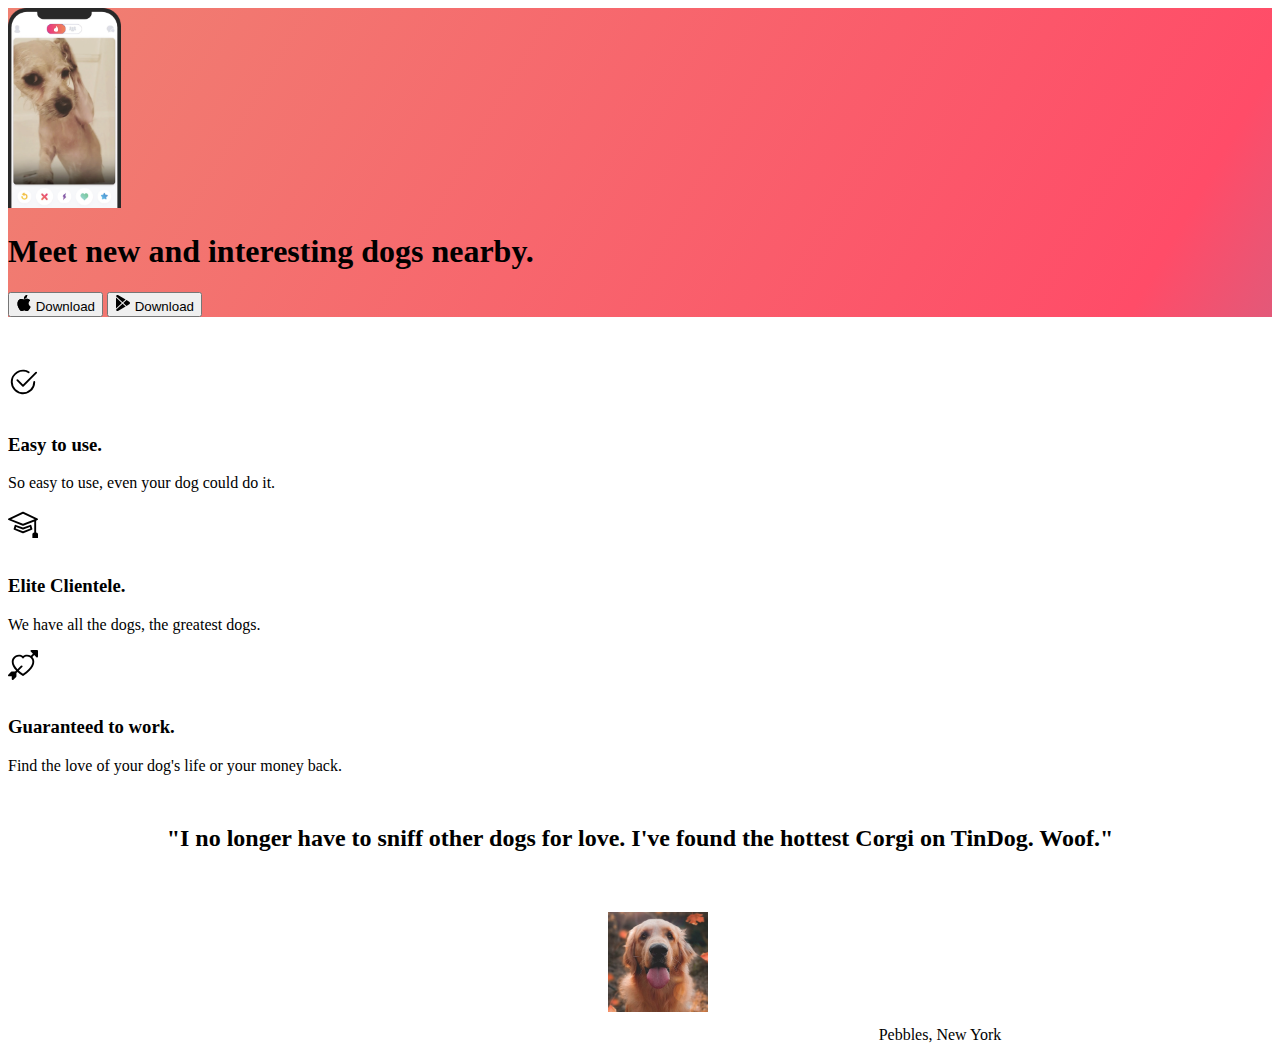
<file: 11.3 TinDog Project/index.html>
<!DOCTYPE html>
<html lang="en">

<head>
  <meta charset="UTF-8">
  <meta name="viewport" content="width=device-width, initial-scale=1.0">
  <link rel="stylesheet" href="./css/style.css">
  <title>TinDog</title>
  <link href="https://cdn.jsdelivr.net/npm/bootstrap@5.3.2/dist/css/bootstrap.min.css" rel="stylesheet" integrity="sha384-T3c6CoIi6uLrA9TneNEoa7RxnatzjcDSCmG1MXxSR1GAsXEV/Dwwykc2MPK8M2HN" crossorigin="anonymous">  

</head>

<body>

  <!-- Title -->
  <section id="title" class="gradient-background">

    
    <div class="container col-xxl-8 px-4 pt-5">
      <div class="row flex-lg-row-reverse align-items-center g-5 pt-5">
        <div class="col-10 col-sm-8 col-lg-6">
          <img src="./images/iphone.png" class="d-block mx-lg-auto img-fluid" alt="Bootstrap Themes" height="200"
            loading="lazy">
        </div>
        <div class="col-lg-6">
          <h1 class="display-5 fw-bold text-body-emphasis lh-1 mb-3">Meet new and interesting dogs nearby.</h1>

          <div class="d-grid gap-2 d-md-flex justify-content-md-start">
            <button type="button" class="btn btn-light btn-lg px-4 me-md-2"><svg xmlns="http://www.w3.org/2000/svg"
                width="16" height="16" fill="currentColor" class="bi bi-apple mb-1" viewBox="0 0 16 16">
                <path
                  d="M11.182.008C11.148-.03 9.923.023 8.857 1.18c-1.066 1.156-.902 2.482-.878 2.516.024.034 1.52.087 2.475-1.258.955-1.345.762-2.391.728-2.43Zm3.314 11.733c-.048-.096-2.325-1.234-2.113-3.422.212-2.189 1.675-2.789 1.698-2.854.023-.065-.597-.79-1.254-1.157a3.692 3.692 0 0 0-1.563-.434c-.108-.003-.483-.095-1.254.116-.508.139-1.653.589-1.968.607-.316.018-1.256-.522-2.267-.665-.647-.125-1.333.131-1.824.328-.49.196-1.422.754-2.074 2.237-.652 1.482-.311 3.83-.067 4.56.244.729.625 1.924 1.273 2.796.576.984 1.34 1.667 1.659 1.899.319.232 1.219.386 1.843.067.502-.308 1.408-.485 1.766-.472.357.013 1.061.154 1.782.539.571.197 1.111.115 1.652-.105.541-.221 1.324-1.059 2.238-2.758.347-.79.505-1.217.473-1.282Z" />
                <path
                  d="M11.182.008C11.148-.03 9.923.023 8.857 1.18c-1.066 1.156-.902 2.482-.878 2.516.024.034 1.52.087 2.475-1.258.955-1.345.762-2.391.728-2.43Zm3.314 11.733c-.048-.096-2.325-1.234-2.113-3.422.212-2.189 1.675-2.789 1.698-2.854.023-.065-.597-.79-1.254-1.157a3.692 3.692 0 0 0-1.563-.434c-.108-.003-.483-.095-1.254.116-.508.139-1.653.589-1.968.607-.316.018-1.256-.522-2.267-.665-.647-.125-1.333.131-1.824.328-.49.196-1.422.754-2.074 2.237-.652 1.482-.311 3.83-.067 4.56.244.729.625 1.924 1.273 2.796.576.984 1.34 1.667 1.659 1.899.319.232 1.219.386 1.843.067.502-.308 1.408-.485 1.766-.472.357.013 1.061.154 1.782.539.571.197 1.111.115 1.652-.105.541-.221 1.324-1.059 2.238-2.758.347-.79.505-1.217.473-1.282Z" />
              </svg> Download</button>
            <button type="button" class="btn btn-outline-light btn-lg px-4"><svg xmlns="http://www.w3.org/2000/svg"
                width="16" height="16" fill="currentColor" class="bi bi-google-play mb-1" viewBox="0 0 16 16">
                <path
                  d="M14.222 9.374c1.037-.61 1.037-2.137 0-2.748L11.528 5.04 8.32 8l3.207 2.96 2.694-1.586Zm-3.595 2.116L7.583 8.68 1.03 14.73c.201 1.029 1.36 1.61 2.303 1.055l7.294-4.295ZM1 13.396V2.603L6.846 8 1 13.396ZM1.03 1.27l6.553 6.05 3.044-2.81L3.333.215C2.39-.341 1.231.24 1.03 1.27Z" />
              </svg> Download</button>
          </div>
        </div>
      </div>
    </div>
    

  </section>
  
  <section id="features">
    <div class="container awl" >
    <div class="row g-4 py-5 row-cols-1 row-cols-lg-3">
      <div class="col d-flex align-items-start">
        <div class="icon-square text-body-emphasis bg-body-secondary d-inline-flex align-items-center justify-content-center fs-4 flex-shrink-0 me-3">
          <svg xmlns="http://www.w3.org/2000/svg" height="30" fill="currentColor" class="bi bi-check2-circle"
              viewBox="0 0 16 16">
<path
                d="M2.5 8a5.5 5.5 0 0 1 8.25-4.764.5.5 0 0 0 .5-.866A6.5 6.5 0 1 0 14.5 8a.5.5 0 0 0-1 0 5.5 5.5 0 1 1-11 0z" />
<path
                d="M15.354 3.354a.5.5 0 0 0-.708-.708L8 9.293 5.354 6.646a.5.5 0 1 0-.708.708l3 3a.5.5 0 0 0 .708 0l7-7z" />
</svg>
        </div>
        <div>
          <h3 class="fs-2 text-body-emphasis">Easy to use.</h3>
          <p>So easy to use, even your dog could do it.</p>
          
        </div>
      </div>
      <div class="col d-flex align-items-start">
        <div class="icon-square text-body-emphasis bg-body-secondary d-inline-flex align-items-center justify-content-center fs-4 flex-shrink-0 me-3">
          <svg xmlns="http://www.w3.org/2000/svg" height="30" fill="currentColor" class="bi bi-mortarboard" viewBox="0 0 16 16">
            <path d="M8.211 2.047a.5.5 0 0 0-.422 0l-7.5 3.5a.5.5 0 0 0 .025.917l7.5 3a.5.5 0 0 0 .372 0L14 7.14V13a1 1 0 0 0-1 1v2h3v-2a1 1 0 0 0-1-1V6.739l.686-.275a.5.5 0 0 0 .025-.917l-7.5-3.5ZM8 8.46 1.758 5.965 8 3.052l6.242 2.913L8 8.46Z"/>
            <path d="M4.176 9.032a.5.5 0 0 0-.656.327l-.5 1.7a.5.5 0 0 0 .294.605l4.5 1.8a.5.5 0 0 0 .372 0l4.5-1.8a.5.5 0 0 0 .294-.605l-.5-1.7a.5.5 0 0 0-.656-.327L8 10.466 4.176 9.032Zm-.068 1.873.22-.748 3.496 1.311a.5.5 0 0 0 .352 0l3.496-1.311.22.748L8 12.46l-3.892-1.556Z"/>
            </svg>
        </div>
        <div>
          <h3 class="fs-2 text-body-emphasis">
            Elite Clientele.</h3>
          <p>We have all the dogs, the greatest dogs.</p>
         
        </div>
      </div>
      <div class="col d-flex align-items-start">
        <div class="icon-square text-body-emphasis bg-body-secondary d-inline-flex align-items-center justify-content-center fs-4 flex-shrink-0 me-3">
          <svg xmlns="http://www.w3.org/2000/svg" height="30" fill="currentColor" class="bi bi-arrow-through-heart"
              viewBox="0 0 16 16">
<path fill-rule="evenodd"
                d="M2.854 15.854A.5.5 0 0 1 2 15.5V14H.5a.5.5 0 0 1-.354-.854l1.5-1.5A.5.5 0 0 1 2 11.5h1.793l.53-.53c-.771-.802-1.328-1.58-1.704-2.32-.798-1.575-.775-2.996-.213-4.092C3.426 2.565 6.18 1.809 8 3.233c1.25-.98 2.944-.928 4.212-.152L13.292 2 12.147.854A.5.5 0 0 1 12.5 0h3a.5.5 0 0 1 .5.5v3a.5.5 0 0 1-.854.354L14 2.707l-1.006 1.006c.236.248.44.531.6.845.562 1.096.585 2.517-.213 4.092-.793 1.563-2.395 3.288-5.105 5.08L8 13.912l-.276-.182a21.86 21.86 0 0 1-2.685-2.062l-.539.54V14a.5.5 0 0 1-.146.354l-1.5 1.5Zm2.893-4.894A20.419 20.419 0 0 0 8 12.71c2.456-1.666 3.827-3.207 4.489-4.512.679-1.34.607-2.42.215-3.185-.817-1.595-3.087-2.054-4.346-.761L8 4.62l-.358-.368c-1.259-1.293-3.53-.834-4.346.761-.392.766-.464 1.845.215 3.185.323.636.815 1.33 1.519 2.065l1.866-1.867a.5.5 0 1 1 .708.708L5.747 10.96Z" />
</svg>
        </div>
        <div>
          <h3 class="fs-2 text-body-emphasis">Guaranteed to work.</h3>
          <p>Find the love of your dog's life or your money back.</p>
          
        </div>
      </div>
    </div>
  </div>

  </section>
  <!-- Testimonial -->
  <section id="testimonial">

    <div class="container awl">
      <div>
        <h2 class="c">"I no longer have to sniff other dogs for love. I've found the hottest Corgi on TinDog. Woof."
          </h2>
      </div>
      <div class="col-lg-4">
        <img class="bd-placeholder-img rounded-circle sora" src="./images/dog-img.jpg" width="100" height="100"  role="img" aria-label="Placeholder" preserveAspectRatio="xMidYMid slice" focusable="false"><title>Placeholder</title><rect width="100%" height="100%" fill="var(--bs-secondary-color)"></rect>
        <p class="a">Pebbles, New York</p>
      </div>



    </div>

  </section>
  <!-- Pricing -->
  <section id="pricing">

  </section>
  <!-- Footer -->
  <section id="footer">

  </section>
  

</body>

</html>
</file>
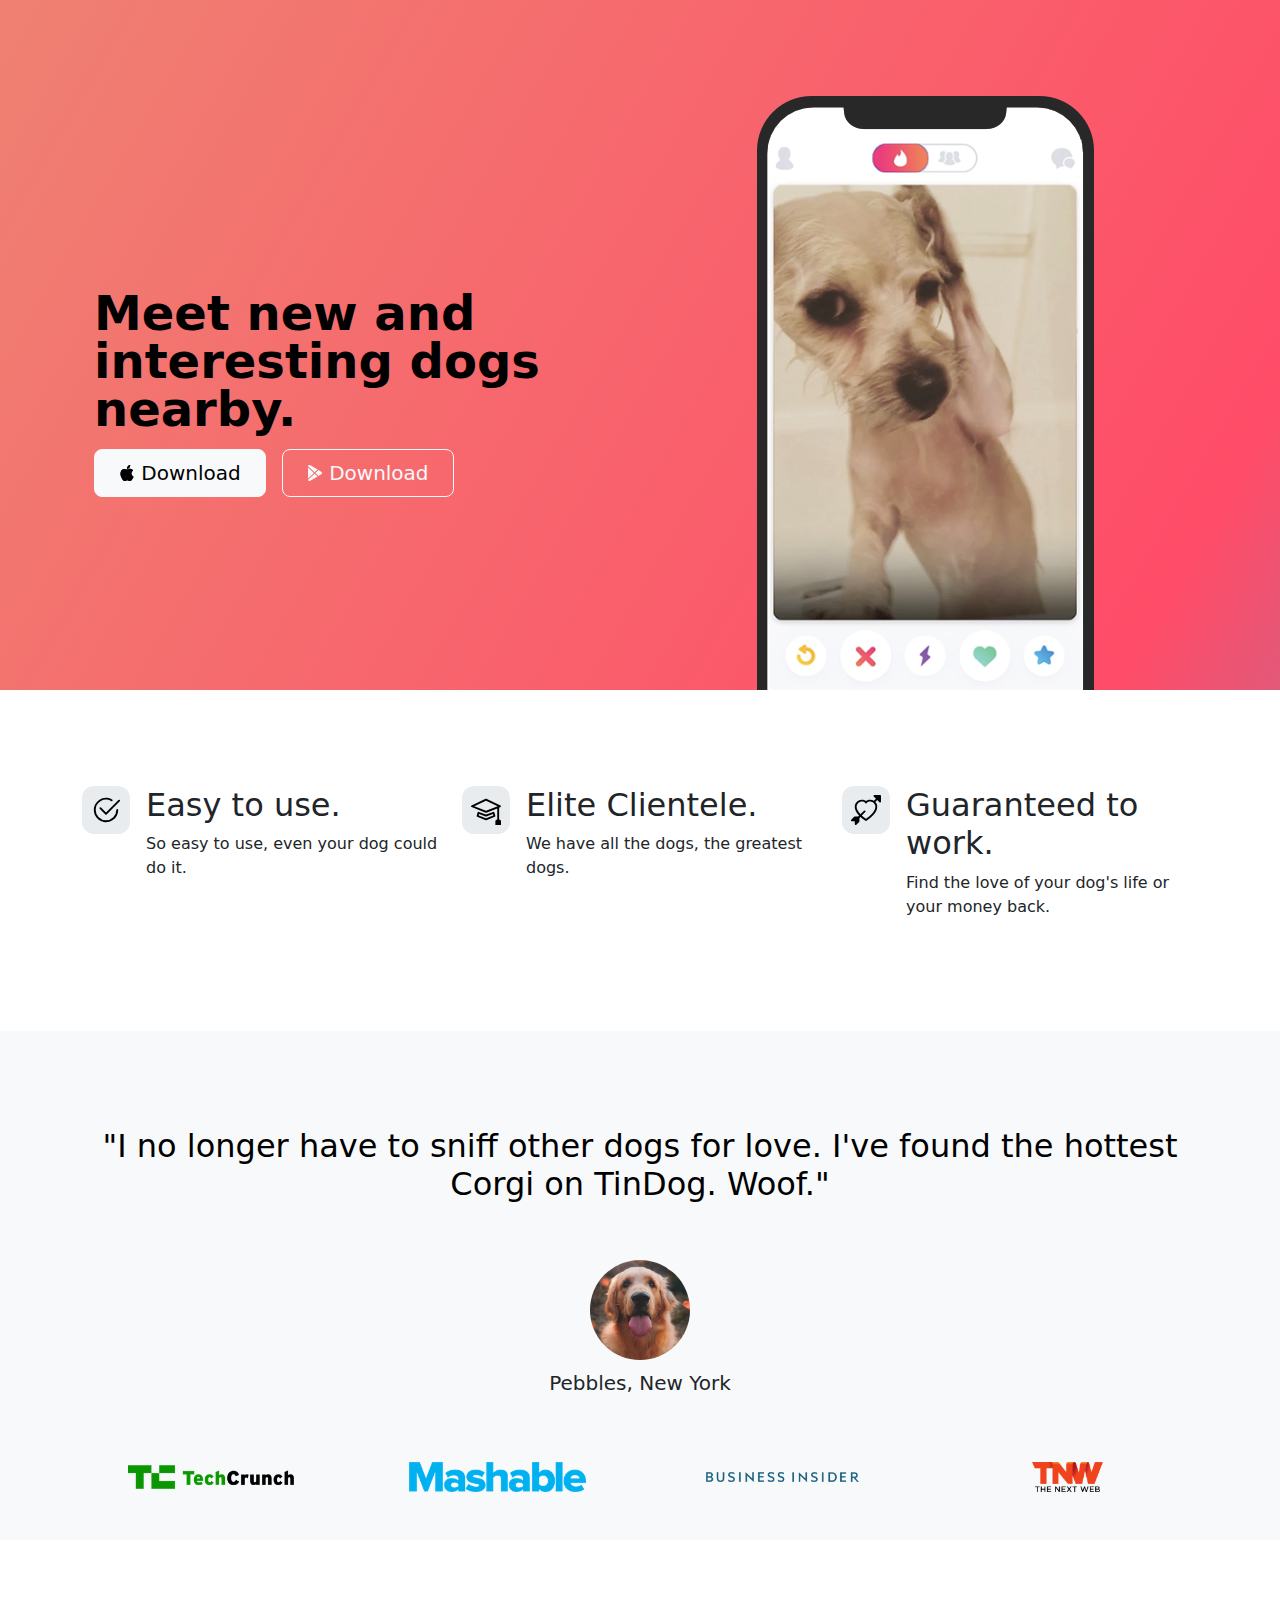
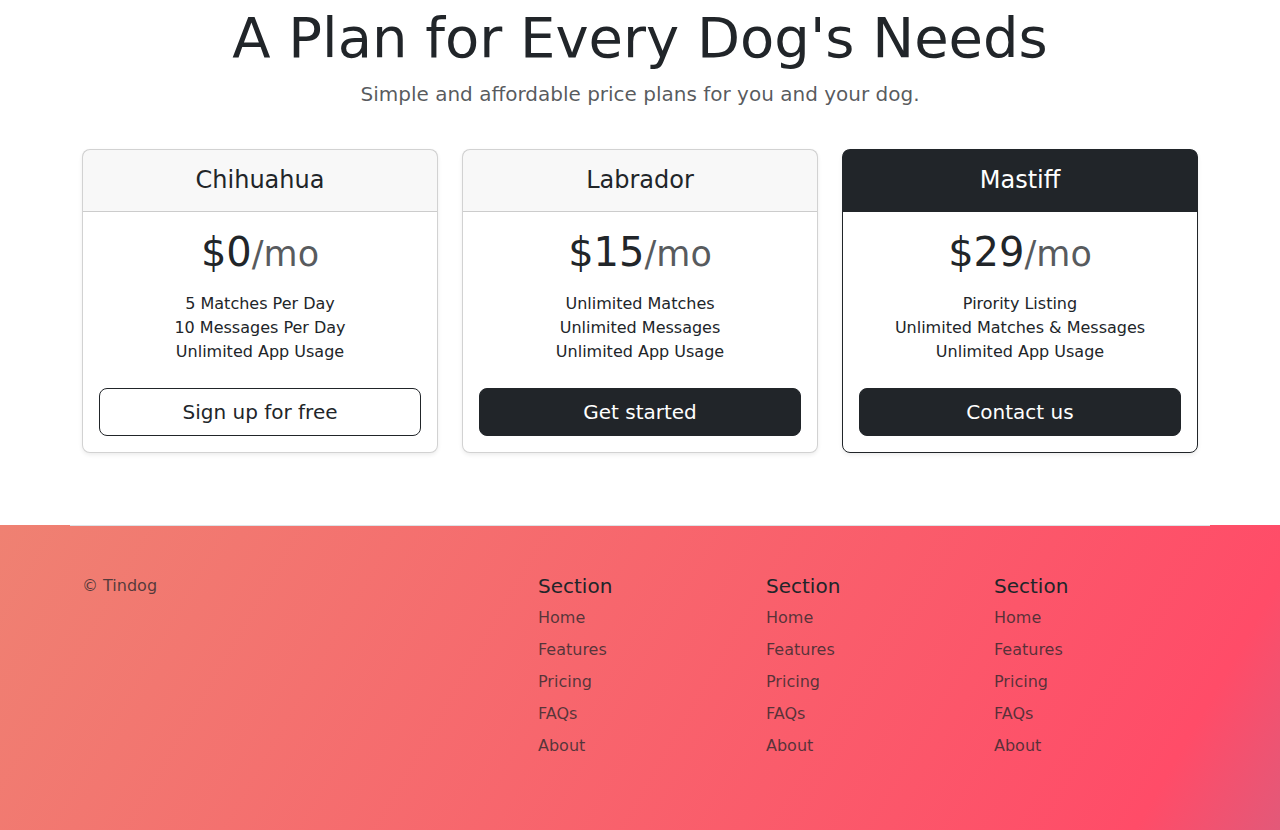
<file: 11.3 TinDog Project/solution.html>
<!DOCTYPE html>
<html lang="en">

<head>
  <meta charset="UTF-8">
  <meta name="viewport" content="width=device-width, initial-scale=1.0">
  <title>TinDog</title>
  <link rel="stylesheet" href="../css/bootstrap.css">
  <link rel="stylesheet" href="./css/solution.css">
</head>

<body>


  <!-- Title -->
  <section id="title" class="gradient-background">

    <div class="container col-xxl-8 px-4 pt-5">
      <div class="row flex-lg-row-reverse align-items-center g-5 pt-5">
        <div class="col-10 col-sm-8 col-lg-6">
          <img src="./images/iphone.png" class="d-block mx-lg-auto img-fluid" alt="Bootstrap Themes" height="200"
            loading="lazy">
        </div>
        <div class="col-lg-6">
          <h1 class="display-5 fw-bold text-body-emphasis lh-1 mb-3">Meet new and interesting dogs nearby.</h1>

          <div class="d-grid gap-2 d-md-flex justify-content-md-start">
            <button type="button" class="btn btn-light btn-lg px-4 me-md-2"><svg xmlns="http://www.w3.org/2000/svg"
                width="16" height="16" fill="currentColor" class="bi bi-apple mb-1" viewBox="0 0 16 16">
                <path
                  d="M11.182.008C11.148-.03 9.923.023 8.857 1.18c-1.066 1.156-.902 2.482-.878 2.516.024.034 1.52.087 2.475-1.258.955-1.345.762-2.391.728-2.43Zm3.314 11.733c-.048-.096-2.325-1.234-2.113-3.422.212-2.189 1.675-2.789 1.698-2.854.023-.065-.597-.79-1.254-1.157a3.692 3.692 0 0 0-1.563-.434c-.108-.003-.483-.095-1.254.116-.508.139-1.653.589-1.968.607-.316.018-1.256-.522-2.267-.665-.647-.125-1.333.131-1.824.328-.49.196-1.422.754-2.074 2.237-.652 1.482-.311 3.83-.067 4.56.244.729.625 1.924 1.273 2.796.576.984 1.34 1.667 1.659 1.899.319.232 1.219.386 1.843.067.502-.308 1.408-.485 1.766-.472.357.013 1.061.154 1.782.539.571.197 1.111.115 1.652-.105.541-.221 1.324-1.059 2.238-2.758.347-.79.505-1.217.473-1.282Z" />
                <path
                  d="M11.182.008C11.148-.03 9.923.023 8.857 1.18c-1.066 1.156-.902 2.482-.878 2.516.024.034 1.52.087 2.475-1.258.955-1.345.762-2.391.728-2.43Zm3.314 11.733c-.048-.096-2.325-1.234-2.113-3.422.212-2.189 1.675-2.789 1.698-2.854.023-.065-.597-.79-1.254-1.157a3.692 3.692 0 0 0-1.563-.434c-.108-.003-.483-.095-1.254.116-.508.139-1.653.589-1.968.607-.316.018-1.256-.522-2.267-.665-.647-.125-1.333.131-1.824.328-.49.196-1.422.754-2.074 2.237-.652 1.482-.311 3.83-.067 4.56.244.729.625 1.924 1.273 2.796.576.984 1.34 1.667 1.659 1.899.319.232 1.219.386 1.843.067.502-.308 1.408-.485 1.766-.472.357.013 1.061.154 1.782.539.571.197 1.111.115 1.652-.105.541-.221 1.324-1.059 2.238-2.758.347-.79.505-1.217.473-1.282Z" />
              </svg> Download</button>
            <button type="button" class="btn btn-outline-light btn-lg px-4"><svg xmlns="http://www.w3.org/2000/svg"
                width="16" height="16" fill="currentColor" class="bi bi-google-play mb-1" viewBox="0 0 16 16">
                <path
                  d="M14.222 9.374c1.037-.61 1.037-2.137 0-2.748L11.528 5.04 8.32 8l3.207 2.96 2.694-1.586Zm-3.595 2.116L7.583 8.68 1.03 14.73c.201 1.029 1.36 1.61 2.303 1.055l7.294-4.295ZM1 13.396V2.603L6.846 8 1 13.396ZM1.03 1.27l6.553 6.05 3.044-2.81L3.333.215C2.39-.341 1.231.24 1.03 1.27Z" />
              </svg> Download</button>
          </div>
        </div>
      </div>
    </div>
  </section>
  <!-- Features -->
  <section id="features">
    <div class="container mt-5">
      <div class="row g-4 py-5 row-cols-1 row-cols-lg-3">
        <div class="col d-flex align-items-start">
          <div
            class="icon-square text-body-emphasis bg-body-secondary d-inline-flex align-items-center justify-content-center fs-4 flex-shrink-0 me-3">
            <svg xmlns="http://www.w3.org/2000/svg" height="30" fill="currentColor" class="bi bi-check2-circle"
              viewBox="0 0 16 16">
              <path
                d="M2.5 8a5.5 5.5 0 0 1 8.25-4.764.5.5 0 0 0 .5-.866A6.5 6.5 0 1 0 14.5 8a.5.5 0 0 0-1 0 5.5 5.5 0 1 1-11 0z" />
              <path
                d="M15.354 3.354a.5.5 0 0 0-.708-.708L8 9.293 5.354 6.646a.5.5 0 1 0-.708.708l3 3a.5.5 0 0 0 .708 0l7-7z" />
            </svg>
          </div>
          <div>
            <h3 class="fs-2">Easy to use.</h3>
            <p>So easy to use, even your dog could do it.</p>

          </div>
        </div>
        <div class="col d-flex align-items-start">
          <div
            class="icon-square text-body-emphasis bg-body-secondary d-inline-flex align-items-center justify-content-center fs-4 flex-shrink-0 me-3">
            <svg xmlns="http://www.w3.org/2000/svg" height="30" fill="currentColor" class="bi bi-mortarboard"
              viewBox="0 0 16 16">
              <path
                d="M8.211 2.047a.5.5 0 0 0-.422 0l-7.5 3.5a.5.5 0 0 0 .025.917l7.5 3a.5.5 0 0 0 .372 0L14 7.14V13a1 1 0 0 0-1 1v2h3v-2a1 1 0 0 0-1-1V6.739l.686-.275a.5.5 0 0 0 .025-.917l-7.5-3.5ZM8 8.46 1.758 5.965 8 3.052l6.242 2.913L8 8.46Z" />
              <path
                d="M4.176 9.032a.5.5 0 0 0-.656.327l-.5 1.7a.5.5 0 0 0 .294.605l4.5 1.8a.5.5 0 0 0 .372 0l4.5-1.8a.5.5 0 0 0 .294-.605l-.5-1.7a.5.5 0 0 0-.656-.327L8 10.466 4.176 9.032Zm-.068 1.873.22-.748 3.496 1.311a.5.5 0 0 0 .352 0l3.496-1.311.22.748L8 12.46l-3.892-1.556Z" />
            </svg>
          </div>
          <div>
            <h3 class="fs-2">Elite Clientele.</h3>
            <p>We have all the dogs, the greatest dogs.</p>

          </div>
        </div>
        <div class="col d-flex align-items-start">
          <div
            class="icon-square text-body-emphasis bg-body-secondary d-inline-flex align-items-center justify-content-center fs-4 flex-shrink-0 me-3">
            <svg xmlns="http://www.w3.org/2000/svg" height="30" fill="currentColor" class="bi bi-arrow-through-heart"
              viewBox="0 0 16 16">
              <path fill-rule="evenodd"
                d="M2.854 15.854A.5.5 0 0 1 2 15.5V14H.5a.5.5 0 0 1-.354-.854l1.5-1.5A.5.5 0 0 1 2 11.5h1.793l.53-.53c-.771-.802-1.328-1.58-1.704-2.32-.798-1.575-.775-2.996-.213-4.092C3.426 2.565 6.18 1.809 8 3.233c1.25-.98 2.944-.928 4.212-.152L13.292 2 12.147.854A.5.5 0 0 1 12.5 0h3a.5.5 0 0 1 .5.5v3a.5.5 0 0 1-.854.354L14 2.707l-1.006 1.006c.236.248.44.531.6.845.562 1.096.585 2.517-.213 4.092-.793 1.563-2.395 3.288-5.105 5.08L8 13.912l-.276-.182a21.86 21.86 0 0 1-2.685-2.062l-.539.54V14a.5.5 0 0 1-.146.354l-1.5 1.5Zm2.893-4.894A20.419 20.419 0 0 0 8 12.71c2.456-1.666 3.827-3.207 4.489-4.512.679-1.34.607-2.42.215-3.185-.817-1.595-3.087-2.054-4.346-.761L8 4.62l-.358-.368c-1.259-1.293-3.53-.834-4.346.761-.392.766-.464 1.845.215 3.185.323.636.815 1.33 1.519 2.065l1.866-1.867a.5.5 0 1 1 .708.708L5.747 10.96Z" />
            </svg>
          </div>
          <div>
            <h3 class="fs-2">Guaranteed to work.</h3>
            <p>Find the love of your dog's life or your money back.</p>

          </div>
        </div>
      </div>
    </div>
  </section>
  <!-- Testimonial -->
  <section id="testimonial">
    <div class="my-5">
      <div class="p-5 text-center bg-body-tertiary">
        <div class="container py-5">
          <h2 class="text-body-emphasis">"I no longer have to sniff other dogs for love. I've found the hottest Corgi on
            TinDog. Woof."</h2>
          <img class="profile-img mt-5" src="./images/dog-img.jpg" alt="dog image">
          <p class="col-lg-8 mx-auto lead mt-2">
            Pebbles, New York
          </p>
        </div>

        <div class="container">
          <div class="row">
            <div class="col-lg-3 col-sm-12">
              <img src="./images/techcrunch.png" alt="techcrunch" height="30">
            </div>
            <div class="col-lg-3 col-sm-12">
              <img src="./images/mashable.png" alt="mashable" height="30">
            </div>
            <div class="col-lg-3 col-sm-12">
              <img src="./images/bizinsider.png" alt="bizinsider" height="30">
            </div>
            <div class="col-lg-3 col-sm-12">
              <img src="./images/tnw.png" alt="tnw" height="30">
            </div>
          </div>
        </div>
      </div>
    </div>
  </section>
  <!-- Pricing -->
  <section id="pricing">
    <div class="container">
      <div class="pricing-header p-3 pb-md-4 mx-auto text-center">
        <h2 class="display-4 fw-normal">A Plan for Every Dog's Needs</h2>
        <p class="fs-5 text-body-secondary">Simple and affordable price plans for you and your dog.
      </div>
      <div class="row row-cols-1 row-cols-md-3 mb-3 text-center">
        <div class="col">
          <div class="card mb-4 rounded-3 shadow-sm">
            <div class="card-header py-3">
              <h4 class="my-0 fw-normal">Chihuahua</h4>
            </div>
            <div class="card-body">
              <h1 class="card-title pricing-card-title">$0<small class="text-body-secondary fw-light">/mo</small></h1>
              <ul class="list-unstyled mt-3 mb-4">
                <li>5 Matches Per Day</li>
                <li>10 Messages Per Day</li>
                <li>Unlimited App Usage</li>
              </ul>
              <button type="button" class="w-100 btn btn-lg btn-outline-dark">Sign up for free</button>
            </div>
          </div>
        </div>
        <div class="col">
          <div class="card mb-4 rounded-3 shadow-sm">
            <div class="card-header py-3">
              <h4 class="my-0 fw-normal">Labrador</h4>
            </div>
            <div class="card-body">
              <h1 class="card-title pricing-card-title">$15<small class="text-body-secondary fw-light">/mo</small></h1>
              <ul class="list-unstyled mt-3 mb-4">
                <li>Unlimited Matches</li>
                <li>Unlimited Messages</li>
                <li>Unlimited App Usage</li>
              </ul>
              <button type="button" class="w-100 btn btn-lg btn-dark">Get started</button>
            </div>
          </div>
        </div>
        <div class="col">
          <div class="card mb-4 rounded-3 shadow-sm border-dark">
            <div class="card-header py-3 text-bg-dark border-dark">
              <h4 class="my-0 fw-normal">Mastiff</h4>
            </div>
            <div class="card-body">
              <h1 class="card-title pricing-card-title">$29<small class="text-body-secondary fw-light">/mo</small></h1>
              <ul class="list-unstyled mt-3 mb-4">
                <li>Pirority Listing</li>
                <li>Unlimited Matches & Messages</li>
                <li>Unlimited App Usage</li>
              </ul>
              <button type="button" class="w-100 btn btn-lg btn-dark">Contact us</button>
            </div>
          </div>
        </div>
      </div>
    </div>
  </section>
  <!-- Footer -->
  <section id="contact" class="gradient-background">
    <div class="container ">
      <footer class="row row-cols-1 row-cols-sm-2 row-cols-md-5 py-5 mt-5 border-top">
        <div class="col mb-3">

          <p class="text-body-secondary">© Tindog</p>
        </div>

        <div class="col mb-3">

        </div>

        <div class="col mb-3">
          <h5>Section</h5>
          <ul class="nav flex-column">
            <li class="nav-item mb-2"><a href="#" class="nav-link p-0 text-body-secondary">Home</a></li>
            <li class="nav-item mb-2"><a href="#" class="nav-link p-0 text-body-secondary">Features</a></li>
            <li class="nav-item mb-2"><a href="#" class="nav-link p-0 text-body-secondary">Pricing</a></li>
            <li class="nav-item mb-2"><a href="#" class="nav-link p-0 text-body-secondary">FAQs</a></li>
            <li class="nav-item mb-2"><a href="#" class="nav-link p-0 text-body-secondary">About</a></li>
          </ul>
        </div>

        <div class="col mb-3">
          <h5>Section</h5>
          <ul class="nav flex-column">
            <li class="nav-item mb-2"><a href="#" class="nav-link p-0 text-body-secondary">Home</a></li>
            <li class="nav-item mb-2"><a href="#" class="nav-link p-0 text-body-secondary">Features</a></li>
            <li class="nav-item mb-2"><a href="#" class="nav-link p-0 text-body-secondary">Pricing</a></li>
            <li class="nav-item mb-2"><a href="#" class="nav-link p-0 text-body-secondary">FAQs</a></li>
            <li class="nav-item mb-2"><a href="#" class="nav-link p-0 text-body-secondary">About</a></li>
          </ul>
        </div>

        <div class="col mb-3">
          <h5>Section</h5>
          <ul class="nav flex-column">
            <li class="nav-item mb-2"><a href="#" class="nav-link p-0 text-body-secondary">Home</a></li>
            <li class="nav-item mb-2"><a href="#" class="nav-link p-0 text-body-secondary">Features</a></li>
            <li class="nav-item mb-2"><a href="#" class="nav-link p-0 text-body-secondary">Pricing</a></li>
            <li class="nav-item mb-2"><a href="#" class="nav-link p-0 text-body-secondary">FAQs</a></li>
            <li class="nav-item mb-2"><a href="#" class="nav-link p-0 text-body-secondary">About</a></li>
          </ul>
        </div>
      </footer>
    </div>
  </section>
  <script src="../js/bootstrap.bundle.min.js" integrity="sha384-HwwvtgBNo3bZJJLYd8oVXjrBZt8cqVSpeBNS5n7C8IVInixGAoxmnlMuBnhbgrkm" crossorigin="anonymous"></script>

</body>

</html>
</file>
<file: 11.3 TinDog Project/css/style.css>
.gradient-background {
  background: linear-gradient(300deg, #00bfff, #ff4c68, #ef8172);
  background-size: 180% 180%;
  animation: gradient-animation 18s ease infinite;

}

@keyframes gradient-animation {
  0% {
    background-position: 0% 50%;
  }
  50% {
    background-position: 100% 50%;
  }
  100% {
    background-position: 0% 50%;
  }
}

.icon-square {
  width: 3rem;
  height: 3rem;
  border-radius: 0.75rem;
}

.profile-img {
  height: 100px;
  border-radius: 50%;
}

.awl{
  margin-top: 50px;
}

.c{
  text-align: center;
  margin-bottom: 60px;
}

.sora{
  margin-left: 600px;
}

.a{
  text-align: center;
  margin-left: 600px;
  margin-top: 10px;
  text-justify:auto;
}
</file>
<file: 11.3 TinDog Project/css/solution.css>
.gradient-background {
  background: linear-gradient(300deg, #00bfff, #ff4c68, #ef8172);
  background-size: 180% 180%;
  animation: gradient-animation 18s ease infinite;
}

@keyframes gradient-animation {
  0% {
    background-position: 0% 50%;
  }
  50% {
    background-position: 100% 50%;
  }
  100% {
    background-position: 0% 50%;
  }
}

.icon-square {
  width: 3rem;
  height: 3rem;
  border-radius: 0.75rem;
}

.profile-img {
  border-radius: 50%;
  height: 100px;
}
</file>
